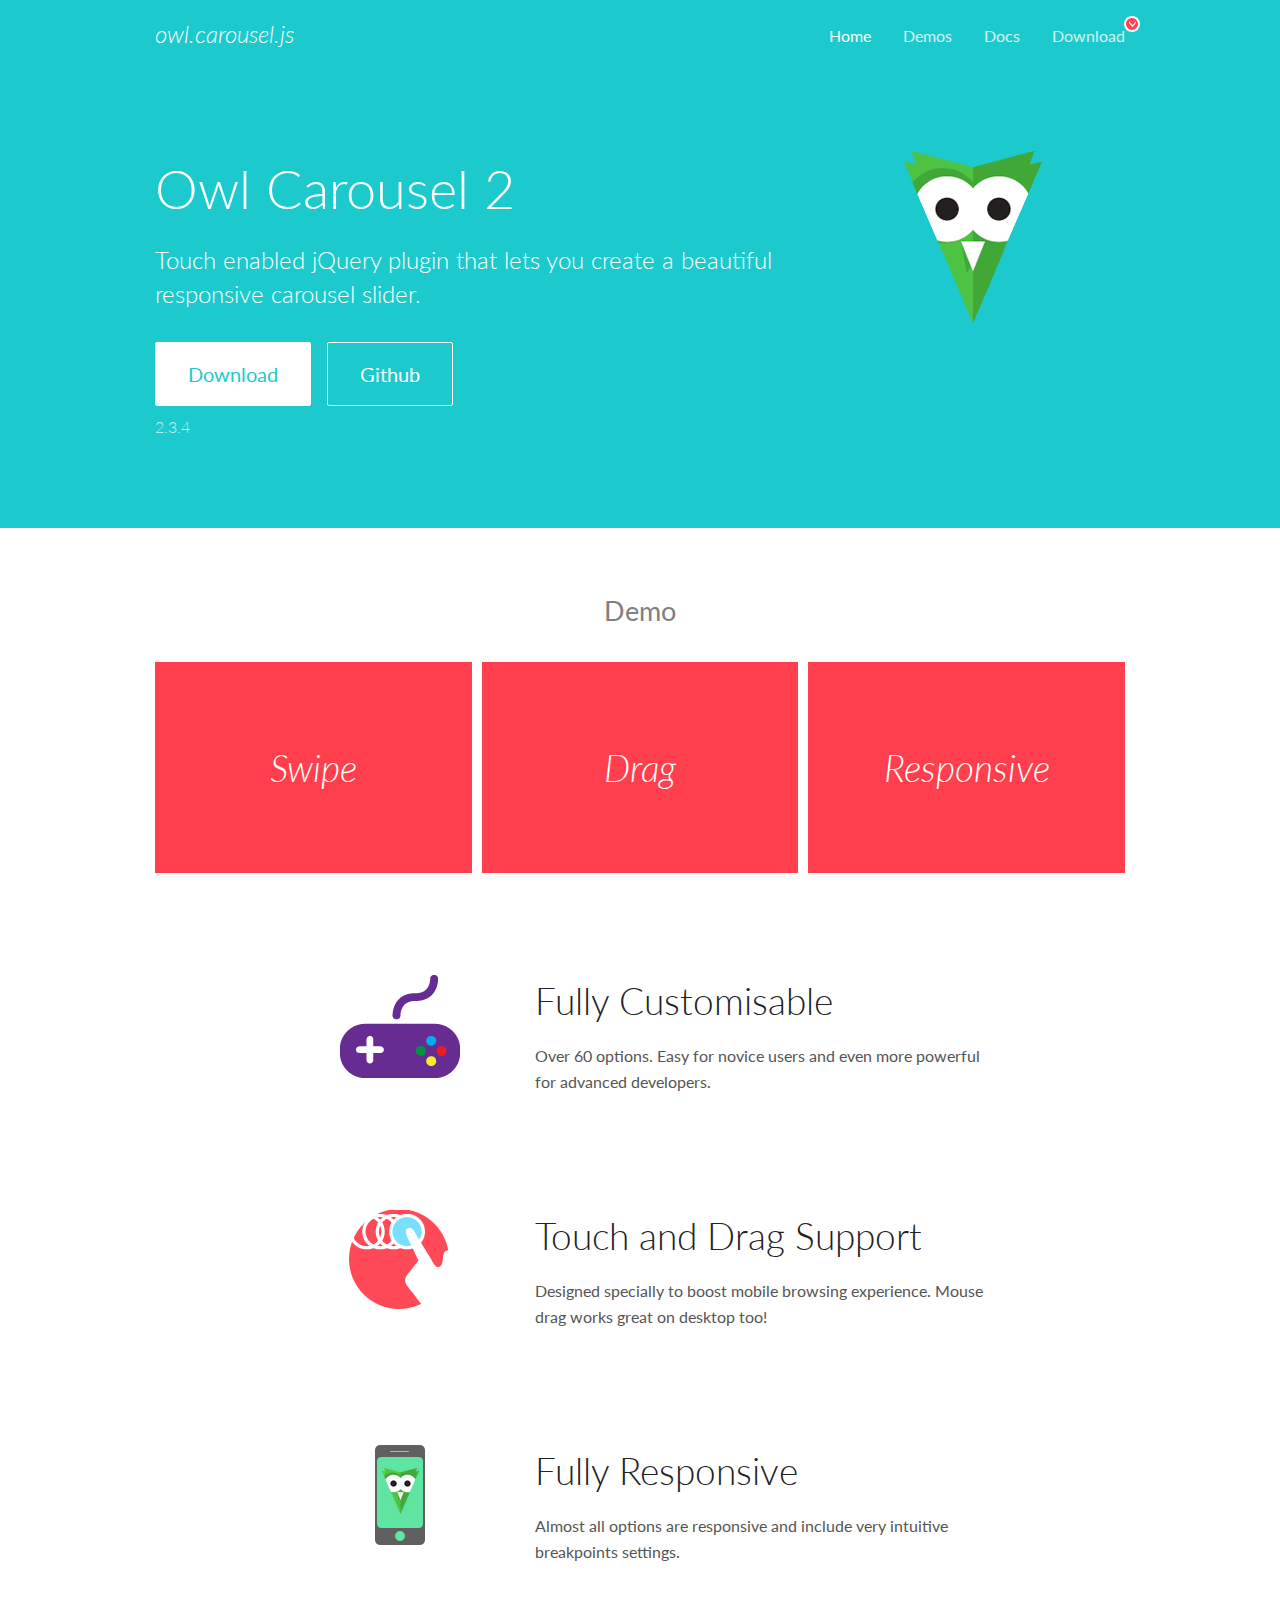
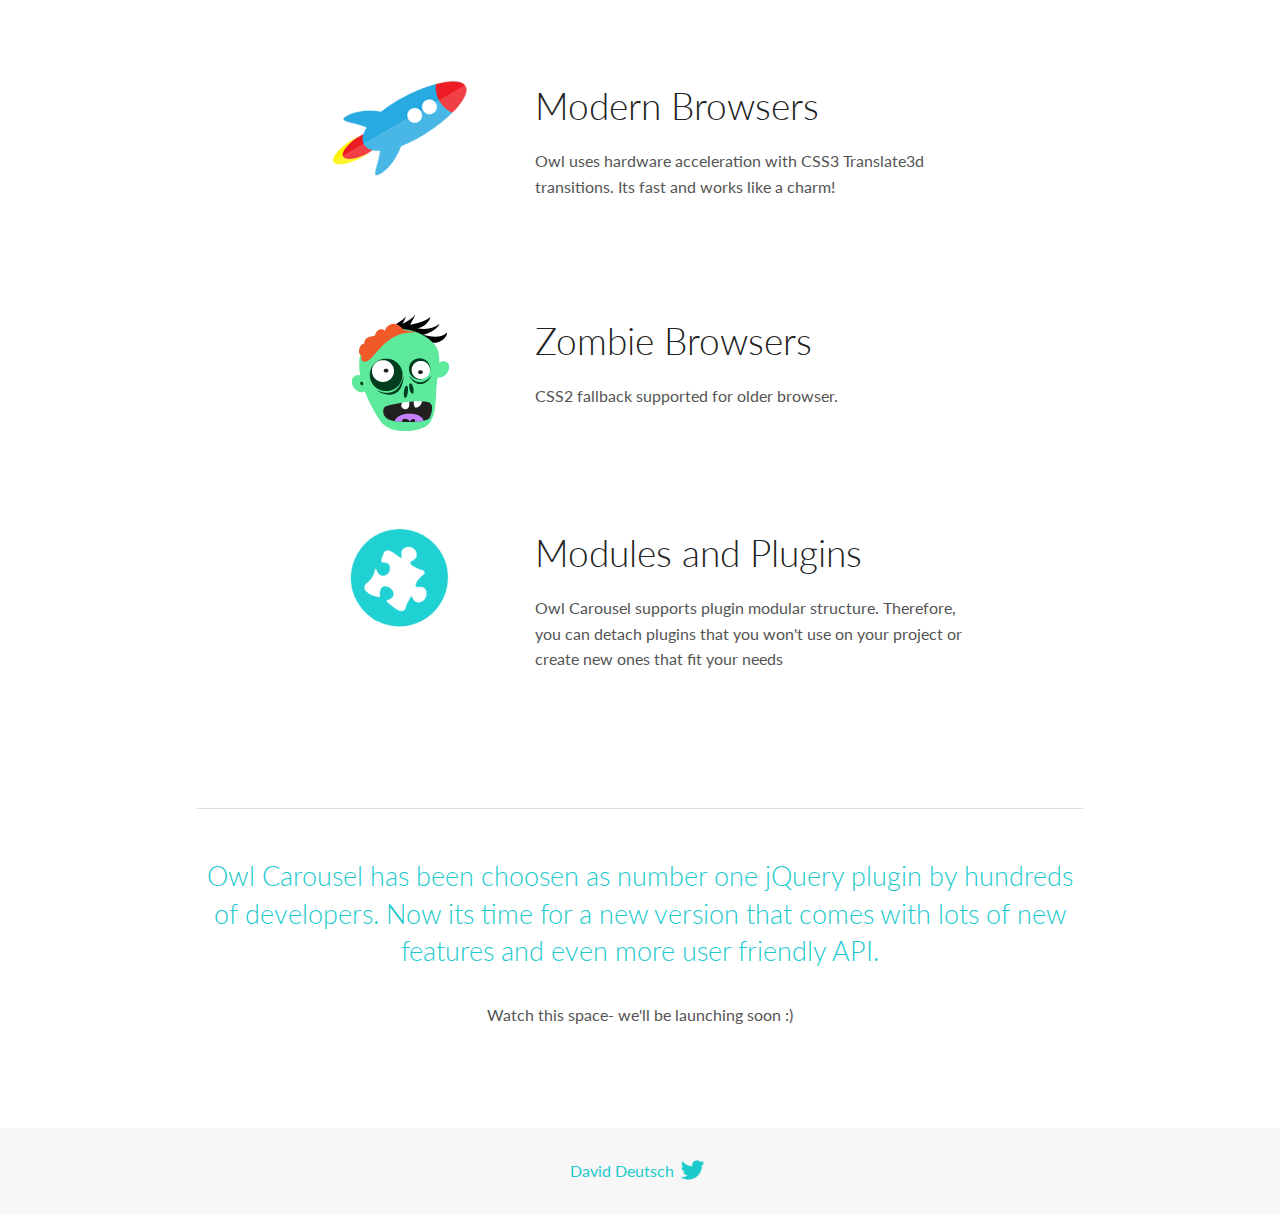
<file: OwlCarousel2-2.3.4/OwlCarousel2-2.3.4/docs/index.html>
<!DOCTYPE html>
<html lang="en">
  <head>

    <!-- head -->
    <meta charset="utf-8">
    <meta name="msapplication-tap-highlight" content="no" />
    <meta name="viewport" content="width=device-width, initial-scale=1.0" />
    <meta name="description" content="Touch enabled jQuery plugin that lets you create beautiful responsive carousel slider.">
    <meta name="author" content="David Deutsch">
    <title>
      Home | Owl Carousel | 2.3.4
    </title>

    <!-- Stylesheets -->
    <link href='https://fonts.googleapis.com/css?family=Lato:300,400,700,400italic,300italic' rel='stylesheet' type='text/css'>
    <link rel="stylesheet" href="assets/css/docs.theme.min.css">

    <!-- Owl Stylesheets -->
    <link rel="stylesheet" href="assets/owlcarousel/assets/owl.carousel.min.css">
    <link rel="stylesheet" href="assets/owlcarousel/assets/owl.theme.default.min.css">

    <!-- HTML5 shim and Respond.js IE8 support of HTML5 elements and media queries -->

    <!--[if lt IE 9]>
      <script src="https://oss.maxcdn.com/libs/html5shiv/3.7.0/html5shiv.js"></script>
      <script src="https://oss.maxcdn.com/libs/respond.js/1.3.0/respond.min.js"></script>
    <![endif]-->

    <!-- Favicons -->
    <link rel="apple-touch-icon-precomposed" sizes="144x144" href="assets/ico/apple-touch-icon-144-precomposed.png">
    <link rel="shortcut icon" href="assets/ico/favicon.png">
    <link rel="shortcut icon" href="favicon.ico">

    <!-- Yeah i know js should not be in header. Its required for demos.-->

    <!-- javascript -->
    <script src="assets/vendors/jquery.min.js"></script>
    <script src="assets/owlcarousel/owl.carousel.js"></script>
  </head>
  <body>

    <!-- header -->
    <header class="header">
      <div class="row">
        <div class="large-12 columns">
          <div class="brand left">
            <h3>
              <a href="/OwlCarousel2/">owl.carousel.js</a> 
            </h3>
          </div>
          <a id="toggle-nav" class="right">
            <span></span> <span></span> <span></span> 
          </a> 
          <div class="nav-bar">
            <ul class="clearfix">
              <li class="active">
                <a href="/OwlCarousel2/index.html">Home</a> 
              </li>
              <li> <a href="/OwlCarousel2/demos/demos.html">Demos</a>  </li>
              <li> <a href="/OwlCarousel2/docs/started-welcome.html">Docs</a>  </li>
              <li>
                <a href="https://github.com/OwlCarousel2/OwlCarousel2/archive/2.3.4.zip">Download</a> 
                <span class="download"></span> 
              </li>
            </ul>
          </div>
        </div>
      </div>
    </header>

    <!-- home panel -->
    <section id="hero">
      <div class="row">
        <div class="large-8 medium-8 columns">
          <h1>Owl Carousel 2</h1>
          <h4>Touch enabled jQuery plugin that lets you create a beautiful responsive carousel slider.</h4>
          <a href="https://github.com/OwlCarousel2/OwlCarousel2/archive/2.3.4.zip" class="hero-button">Download</a> 
          <a href="https://github.com/OwlCarousel2/OwlCarousel2" class="hero-button outline">Github</a> 
          <p>2.3.4</p>
        </div>
        <div class="large-4 medium-4 columns">
          <img class="owl-logo" src="assets/img/owl-logo.png" alt="mr. Owl">
        </div>
      </div>
    </section>

    <!-- body -->
    <div class="home-demo">
      <div class="row">
        <div class="large-12 columns">
          <h3>Demo</h3>
          <div class="owl-carousel">
            <div class="item">
              <h2>Swipe</h2>
            </div>
            <div class="item">
              <h2>Drag</h2>
            </div>
            <div class="item">
              <h2>Responsive</h2>
            </div>
            <div class="item">
              <h2>CSS3</h2>
            </div>
            <div class="item">
              <h2>Fast</h2>
            </div>
            <div class="item">
              <h2>Easy</h2>
            </div>
            <div class="item">
              <h2>Free</h2>
            </div>
            <div class="item">
              <h2>Upgradable</h2>
            </div>
            <div class="item">
              <h2>Tons of options</h2>
            </div>
            <div class="item">
              <h2>Infinity</h2>
            </div>
            <div class="item">
              <h2>Auto Width</h2>
            </div>
          </div>
        </div>
      </div>
    </div>
    <script>
      var owl = $('.owl-carousel');
      owl.owlCarousel({
        margin: 10,
        loop: true,
        responsive: {
          0: {
            items: 1
          },
          600: {
            items: 2
          },
          1000: {
            items: 3
          }
        }
      })
    </script>

    <!-- features -->
    <div id="features">
      <div class="row">
        <div class="small-12 medium-9 small-centered columns">
          <section class="row feature">
            <div class="medium-4 small-12 columns">
              <img src="assets/img/feature-options.png" alt="">
            </div>
            <div class="medium-8 small-12 columns">
              <h2>Fully Customisable</h2>
              <p>Over 60 options. Easy for novice users and even more powerful for advanced developers.</p>
            </div>
          </section>
          <section class="row feature">
            <div class="medium-4 small-12 columns">
              <img src="assets/img/feature-drag.png" alt="">
            </div>
            <div class="medium-8 small-12 columns">
              <h2>Touch and Drag Support</h2>
              <p>Designed specially to boost mobile browsing experience. Mouse drag works great on desktop too!</p>
            </div>
          </section>
          <section class="row feature">
            <div class="medium-4 small-12 columns">
              <img src="assets/img/feature-responsive.png" alt="">
            </div>
            <div class="medium-8 small-12 columns">
              <h2>Fully Responsive</h2>
              <p>Almost all options are responsive and include very intuitive breakpoints settings.</p>
            </div>
          </section>
          <section class="row feature">
            <div class="medium-4 small-12 columns">
              <img src="assets/img/feature-modern.png" alt="">
            </div>
            <div class="medium-8 small-12 columns">
              <h2>Modern Browsers</h2>
              <p>Owl uses hardware acceleration with CSS3 Translate3d transitions. Its fast and works like a charm! </p>
            </div>
          </section>
          <section class="row feature">
            <div class="medium-4 small-12 columns">
              <img src="assets/img/feature-zombie.png" alt="">
            </div>
            <div class="medium-8 small-12 columns">
              <h2>Zombie Browsers</h2>
              <p>CSS2 fallback supported for older browser.</p>
            </div>
          </section>
          <section class="row feature">
            <div class="medium-4 small-12 columns">
              <img src="assets/img/feature-module.png" alt="">
            </div>
            <div class="medium-8 small-12 columns">
              <h2>Modules and Plugins</h2>
              <p>Owl Carousel supports plugin modular structure. Therefore, you can detach plugins that you won&#x27;t use on your project or create new ones that fit your needs</p>
            </div>
          </section>
        </div>
      </div>
    </div>

    <!-- footer -->
    <section id="teaser-text">
      <div class="row">
        <div class="small-12 medium-11 small-centered columns">
          <hr>
          <h3 id="owl-carousel-has-been-choosen-as-number-one-jquery-plugin-by-hundreds-of-developers-now-its-time-for-a-new-version-that-comes-with-lots-of-new-features-and-even-more-user-friendly-api-">Owl Carousel has been choosen as number one jQuery plugin by hundreds of developers. Now its time for a new version that comes with lots of new features and even more user friendly API.</h3>
          <p>Watch this space- we&#39;ll be launching soon :)</p>
        </div>
      </div>
    </section>

    <!-- footer -->
    <footer class="footer">
      <div class="row">
        <div class="large-12 columns">
          <h5>
            <a href="/OwlCarousel2/docs/support-contact.html">David Deutsch</a> 
            <a id="custom-tweet-button" href="https://twitter.com/share?url=https://github.com/OwlCarousel2/OwlCarousel2&text=Owl Carousel - This is so awesome! " target="_blank"></a> 
          </h5>
        </div>
      </div>
    </footer>

    <!-- vendors -->
    <script src="assets/vendors/highlight.js"></script>
    <script src="assets/js/app.js"></script>
  </body>
</html>
</file>
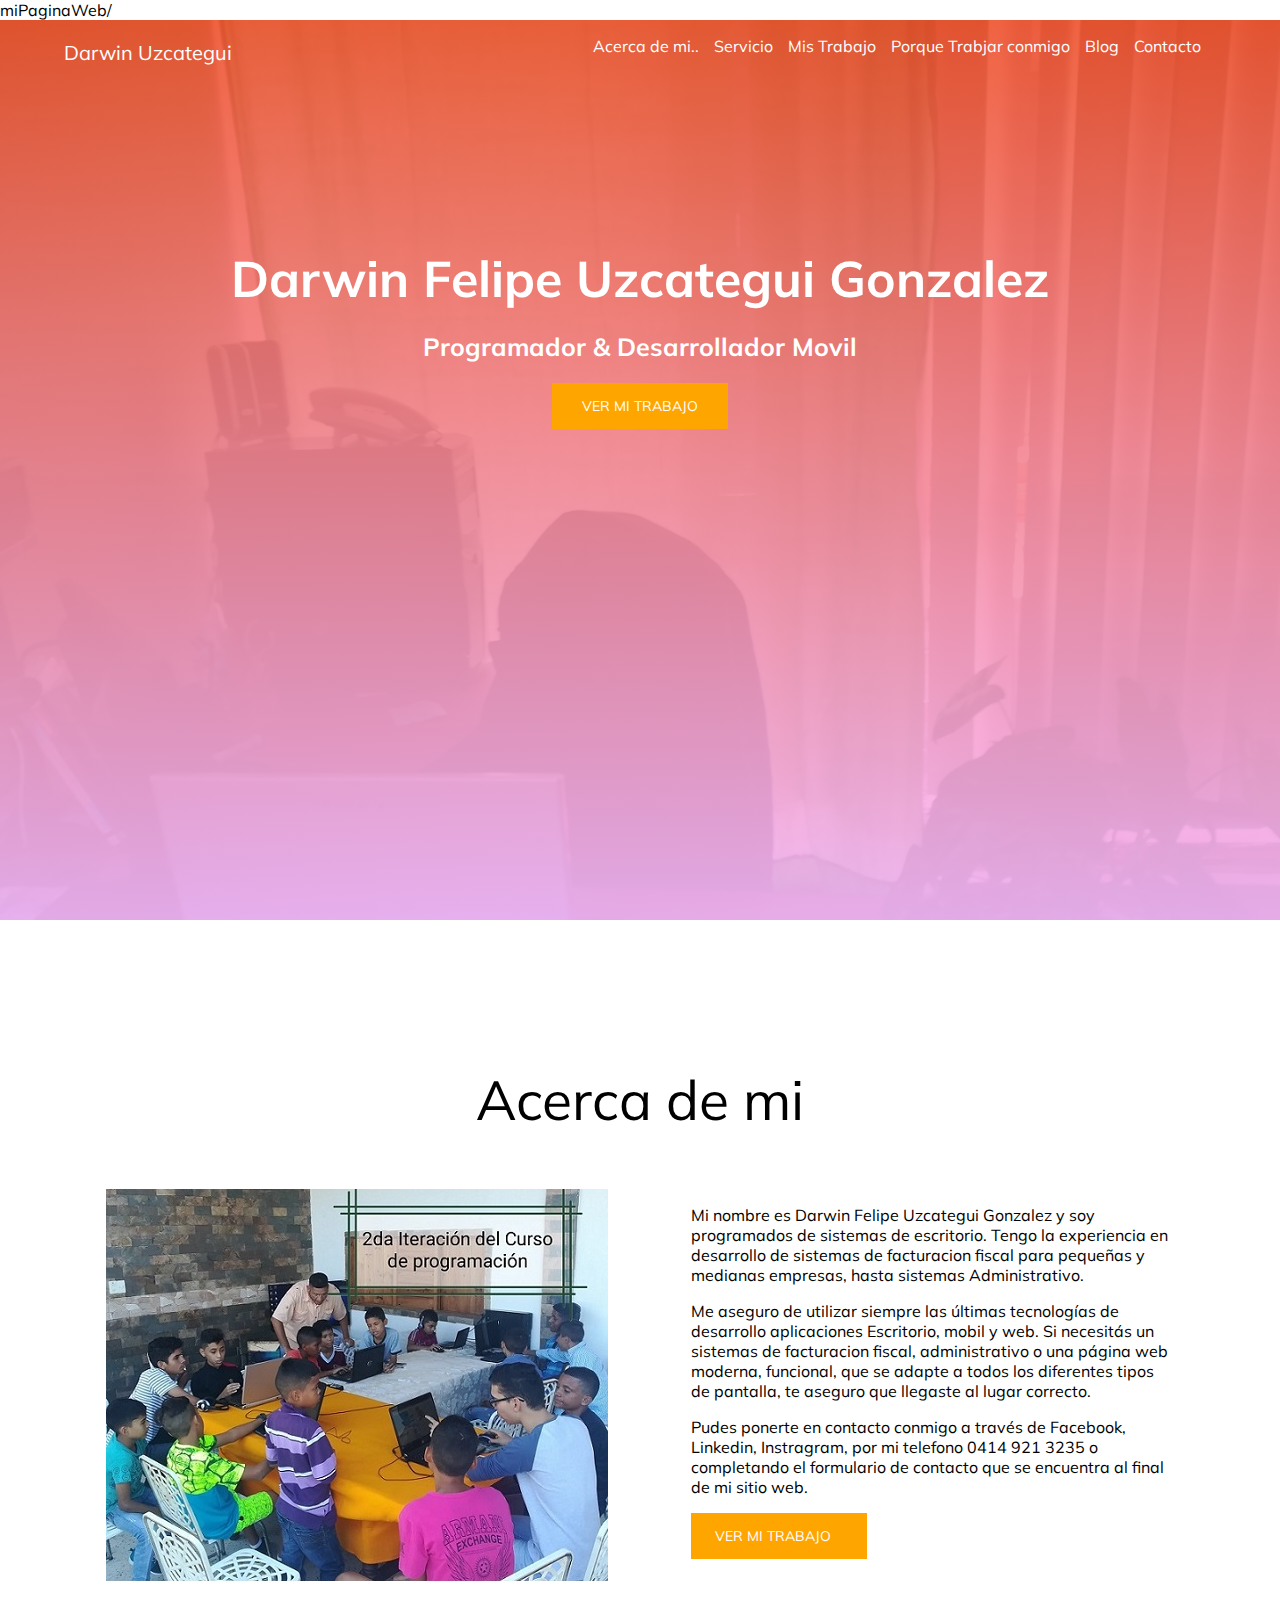
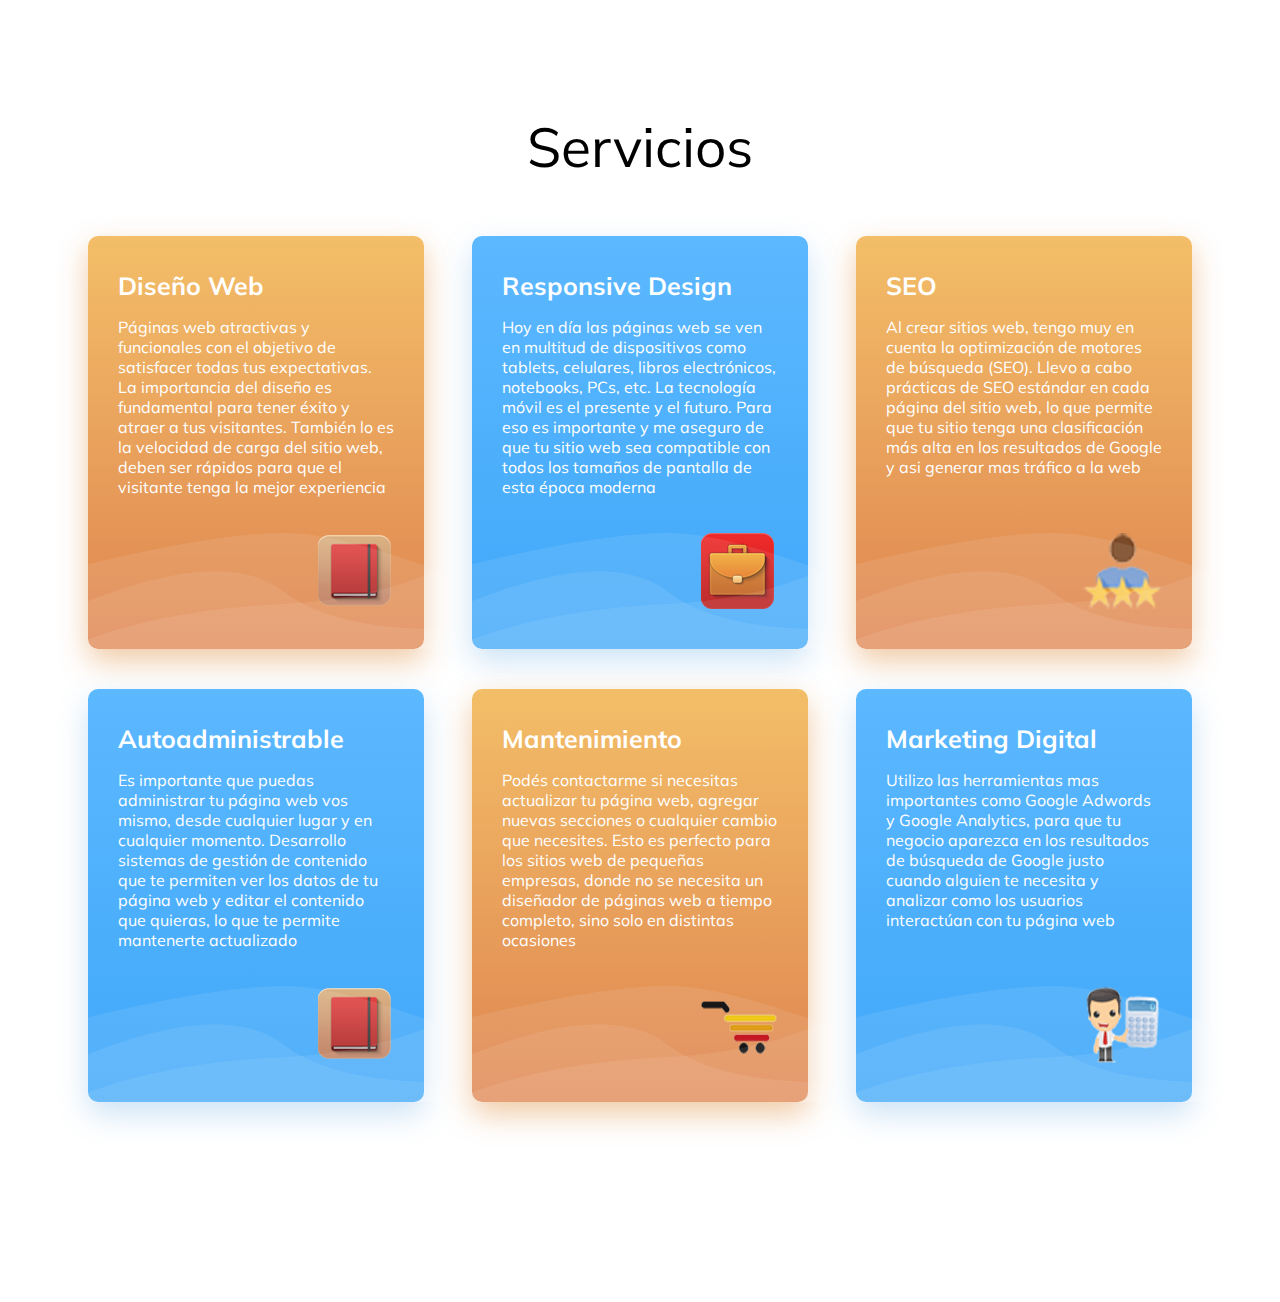
<file: index2.html>
<!DOCTYPE html>
<html lang="es">

<head>
    <meta charset="utf-8">

    <title>Pagina web Darwin Uzcategui</title>
    <meta name="google-site-verification" content="googlee70e8f5866863786.html">

    <link rel="stylesheet" href="/estilo/estilo.css">
    <!-- El link externo de mi fuente -->
    <link href="https://fonts.googleapis.com/css?family=Muli&display=swap" rel="stylesheet">
    miPaginaWeb/
</head>

<body>
    <header>
        <!-- Va nuestro menu de nuestra pagina -->
        <div class="menu">
            <div class="contenedor">
                <p class="logo">Darwin Uzcategui</p>
                <nav>
                    <ul>
                        <li><a href="">Acerca de mi..</a></li>
                        <li><a href="">Servicio</a></li>
                        <li><a href="">Mis Trabajo</a></li>
                        <li><a href="">Porque Trabjar conmigo</a></li>
                        <li><a href="">Blog</a></li>
                        <li><a href="">Contacto</a></li>

                    </ul>
                </nav>
            </div>

        </div>
        <div class="contenedor" id="contenedor-titulo-flex">
            <div class="contenedor-titulo">
                <h1>Darwin Felipe Uzcategui Gonzalez</h1>
                <h2>Programador & Desarrollador Movil</h2>
                <a href="">VER MI TRABAJO</a>

            </div>


        </div>

    </header>
    <!-- la etiqueta para ceo main en lo principal para google estienda -->

    <main>
        <section id="acerca">
            <div class="contenedor">
                <h3>Acerca de mi</h3>
                <div class="contenedor-acerca">
                    <div class="computadora">
                        <img src="/imagenes/curso2.jpg" />
                    </div>
                    <div class="texto">
                        <p>Mi nombre es Darwin Felipe Uzcategui Gonzalez y soy programados de sistemas de escritorio. Tengo la experiencia en desarrollo de sistemas de facturacion fiscal para pequeñas y medianas empresas, hasta sistemas Administrativo.
                        </p>
                        <p>Me aseguro de utilizar siempre las últimas tecnologías de desarrollo aplicaciones Escritorio, mobil y web. Si necesitás un sistemas de facturacion fiscal, administrativo o una página web moderna, funcional, que se adapte a todos
                            los diferentes tipos de pantalla, te aseguro que llegaste al lugar correcto.
                        </p>
                        <p>Pudes ponerte en contacto conmigo a través de Facebook, Linkedin, Instragram, por mi telefono 0414 921 3235 o completando el formulario de contacto que se encuentra al final de mi sitio web.
                        </p>
                        <a href="">VER MI TRABAJO</a>


                    </div>

                </div>

            </div>

            <section id="servicios">
                <div class="contenedor">
                    <h3>Servicios</h3>
                    <div class="contenedor-servicios">
                        <div class="servicio naranja">
                            <h4>Diseño Web</h4>
                            <p>Páginas web atractivas y funcionales con el objetivo de satisfacer todas tus expectativas. La importancia del diseño es fundamental para tener éxito y atraer a tus visitantes. También lo es la velocidad de carga del sitio web,
                                deben ser rápidos para que el visitante tenga la mejor experiencia</p>
                            <img class="icono" src="imagenes/1.png">
                            <img class="ondas" src="imagenes/waves.png">
                        </div>
                        <div class="servicio celeste">
                            <h4>Responsive Design</h4>
                            <p>Hoy en día las páginas web se ven en multitud de dispositivos como tablets, celulares, libros electrónicos, notebooks, PCs, etc. La tecnología móvil es el presente y el futuro. Para eso es importante y me aseguro de que tu
                                sitio web sea compatible con todos los tamaños de pantalla de esta época moderna</p>
                            <img class="icono" src="imagenes/9.png">
                            <img class="ondas" src="imagenes/waves.png">
                        </div>
                        <div class="servicio naranja">
                            <h4>SEO</h4>
                            <p>Al crear sitios web, tengo muy en cuenta la optimización de motores de búsqueda (SEO). Llevo a cabo prácticas de SEO estándar en cada página del sitio web, lo que permite que tu sitio tenga una clasificación más alta en los
                                resultados de Google y asi generar mas tráfico a la web</p>
                            <img class="icono" src="imagenes/10.png">
                            <img class="ondas" src="imagenes/waves.png">
                        </div>
                        <div class="servicio celeste">
                            <h4>Autoadministrable</h4>
                            <p>Es importante que puedas administrar tu página web vos mismo, desde cualquier lugar y en cualquier momento. Desarrollo sistemas de gestión de contenido que te permiten ver los datos de tu página web y editar el contenido que
                                quieras, lo que te permite mantenerte actualizado
                            </p>
                            <img class="icono" src="imagenes/4.png">
                            <img class="ondas" src="imagenes/waves.png">
                        </div>
                        <div class="servicio naranja">
                            <h4>Mantenimiento</h4>
                            <p>Podés contactarme si necesitas actualizar tu página web, agregar nuevas secciones o cualquier cambio que necesites. Esto es perfecto para los sitios web de pequeñas empresas, donde no se necesita un diseñador de páginas web
                                a tiempo completo, sino solo en distintas ocasiones</p>
                            <img class="icono" src="imagenes/5.png">
                            <img class="ondas" src="imagenes/waves.png">
                        </div>
                        <div class="servicio celeste">
                            <h4>Marketing Digital</h4>
                            <p>Utilizo las herramientas mas importantes como Google Adwords y Google Analytics, para que tu negocio aparezca en los resultados de búsqueda de Google justo cuando alguien te necesita y analizar como los usuarios interactúan
                                con tu página web</p>
                            <img class="icono" src="imagenes/6.png">
                            <img class="ondas" src="imagenes/waves.png">
                        </div>
                    </div>
                </div>
            </section>
    </main>


    <!-- <script src="" async defer></script> -->
</body>

</html>
</file>
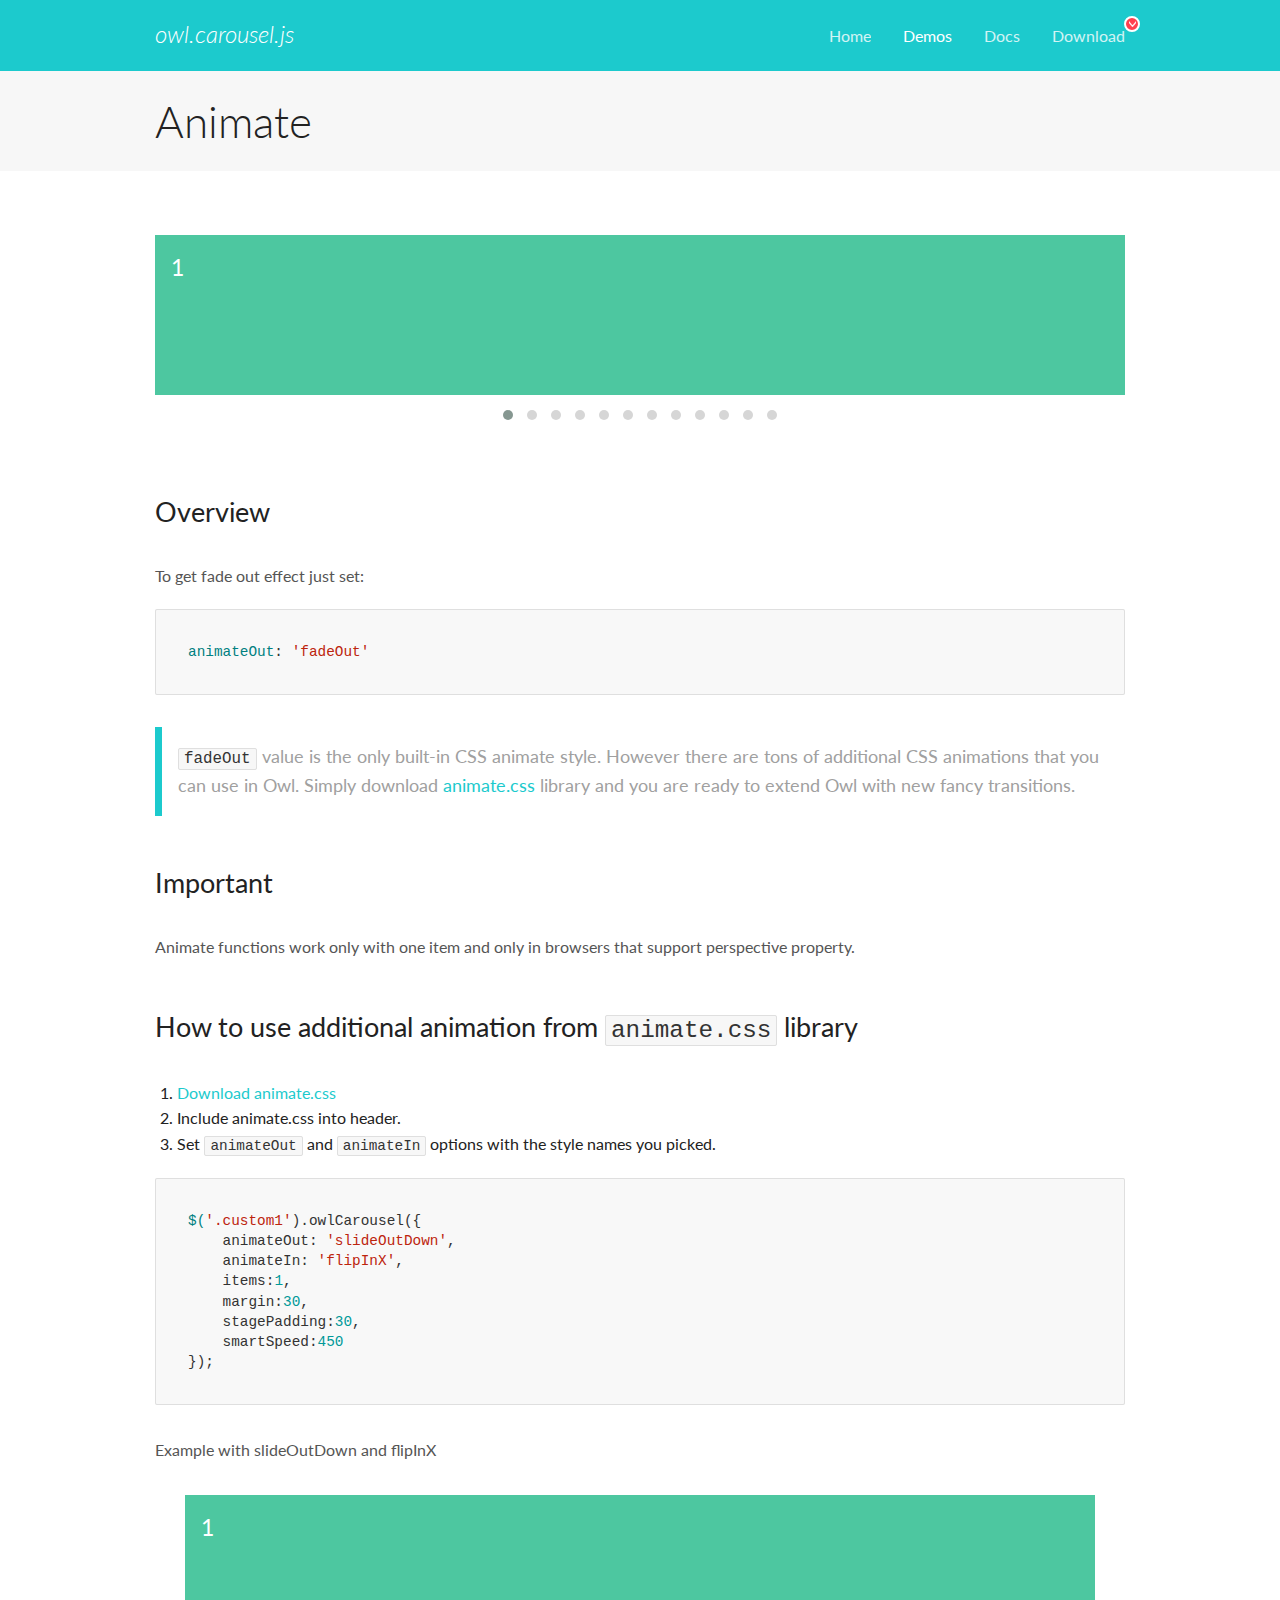
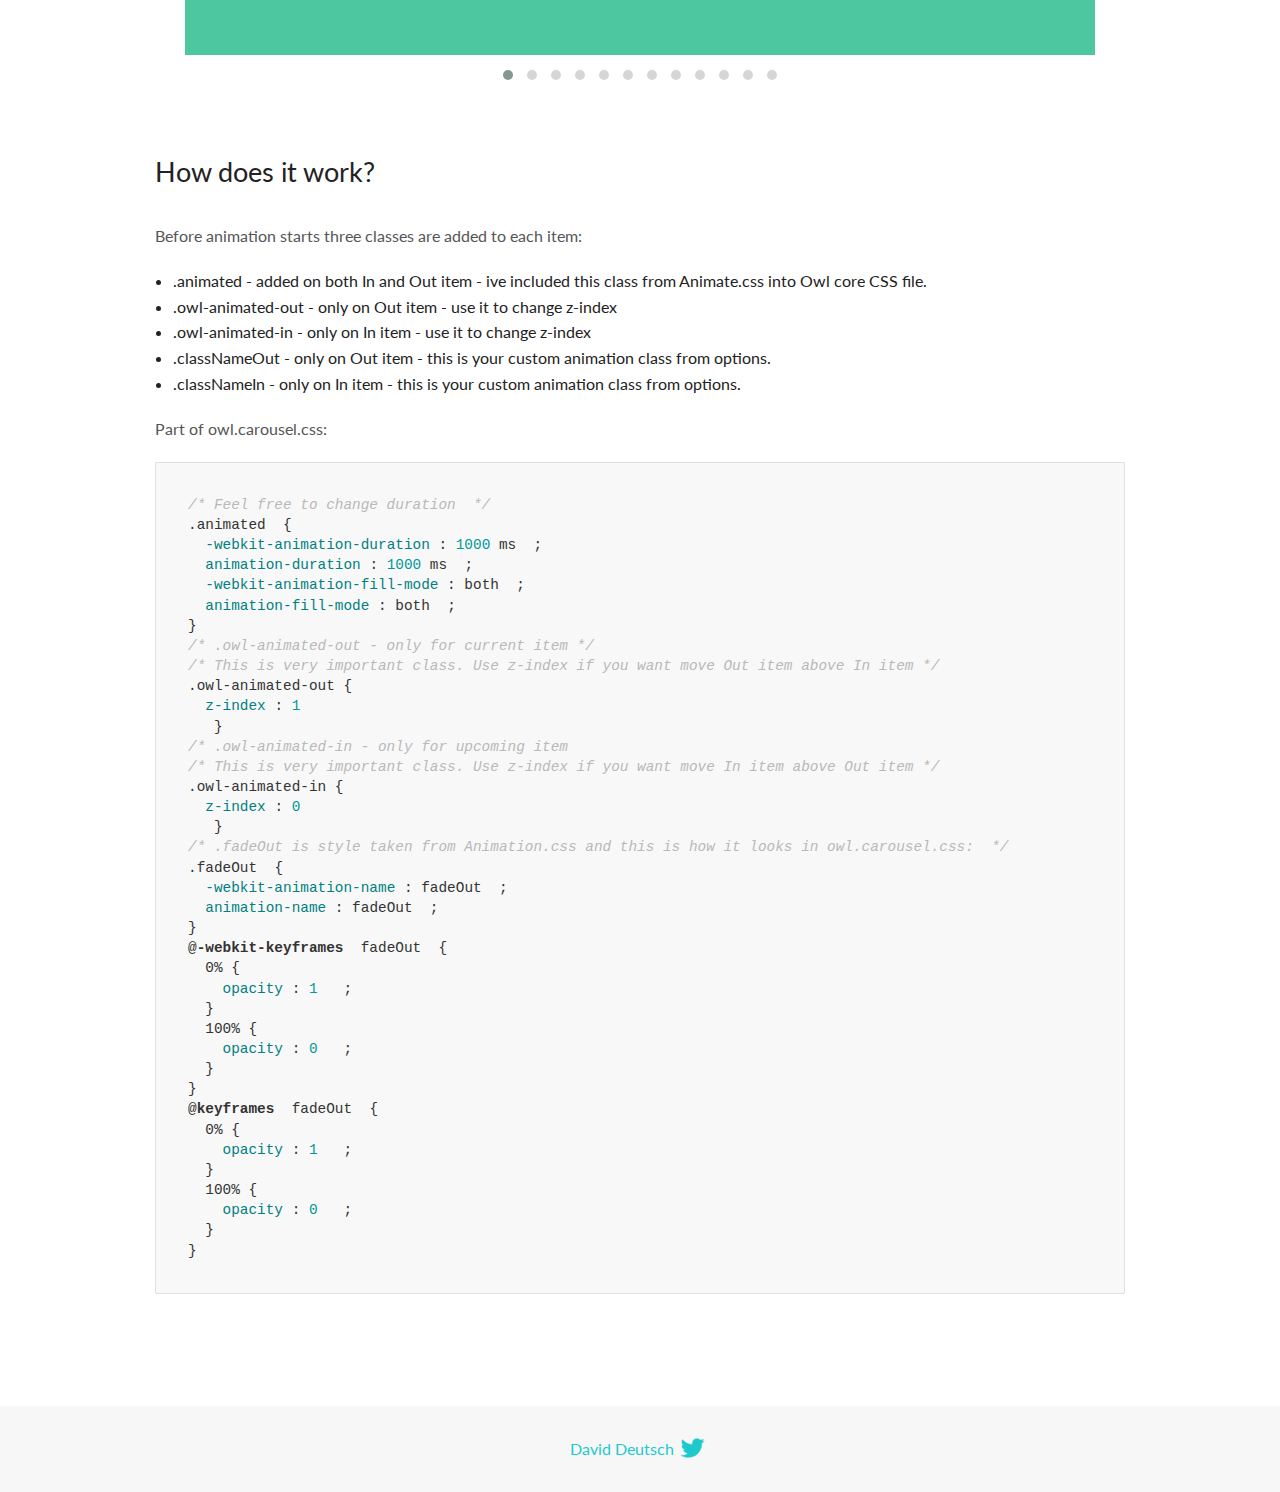
<file: OwlCarousel2-2.3.4/OwlCarousel2-2.3.4/docs/demos/animate.html>
<!DOCTYPE html>
<html lang="en">
  <head>

    <!-- head -->
    <meta charset="utf-8">
    <meta name="msapplication-tap-highlight" content="no" />
    <meta name="viewport" content="width=device-width, initial-scale=1.0" />
    <meta name="description" content="Animate carousel">
    <meta name="author" content="David Deutsch">
    <title>
      Animate Demo | Owl Carousel | 2.3.4
    </title>

    <!-- Stylesheets -->
    <link href='https://fonts.googleapis.com/css?family=Lato:300,400,700,400italic,300italic' rel='stylesheet' type='text/css'>
    <link rel="stylesheet" href="../assets/css/docs.theme.min.css">

    <!-- Owl Stylesheets -->
    <link rel="stylesheet" href="../assets/owlcarousel/assets/owl.carousel.min.css">
    <link rel="stylesheet" href="../assets/owlcarousel/assets/owl.theme.default.min.css">

    <!-- HTML5 shim and Respond.js IE8 support of HTML5 elements and media queries -->

    <!--[if lt IE 9]>
      <script src="https://oss.maxcdn.com/libs/html5shiv/3.7.0/html5shiv.js"></script>
      <script src="https://oss.maxcdn.com/libs/respond.js/1.3.0/respond.min.js"></script>
    <![endif]-->

    <!-- Favicons -->
    <link rel="apple-touch-icon-precomposed" sizes="144x144" href="../assets/ico/apple-touch-icon-144-precomposed.png">
    <link rel="shortcut icon" href="../assets/ico/favicon.png">
    <link rel="shortcut icon" href="favicon.ico">

    <!-- Yeah i know js should not be in header. Its required for demos.-->

    <!-- javascript -->
    <script src="../assets/vendors/jquery.min.js"></script>
    <script src="../assets/owlcarousel/owl.carousel.js"></script>
  </head>
  <body>

    <!-- header -->
    <header class="header">
      <div class="row">
        <div class="large-12 columns">
          <div class="brand left">
            <h3>
              <a href="/OwlCarousel2/">owl.carousel.js</a> 
            </h3>
          </div>
          <a id="toggle-nav" class="right">
            <span></span> <span></span> <span></span> 
          </a> 
          <div class="nav-bar">
            <ul class="clearfix">
              <li> <a href="/OwlCarousel2/index.html">Home</a>  </li>
              <li class="active">
                <a href="/OwlCarousel2/demos/demos.html">Demos</a> 
              </li>
              <li> <a href="/OwlCarousel2/docs/started-welcome.html">Docs</a>  </li>
              <li>
                <a href="https://github.com/OwlCarousel2/OwlCarousel2/archive/2.3.4.zip">Download</a> 
                <span class="download"></span> 
              </li>
            </ul>
          </div>
        </div>
      </div>
    </header>

    <!-- title -->
    <section class="title">
      <div class="row">
        <div class="large-12 columns">
          <h1>Animate</h1>
        </div>
      </div>
    </section>

    <!--  Demos -->
    <section id="demos">
      <div class="row">
        <div class="large-12 columns">
          <div class="fadeOut owl-carousel owl-theme">
            <div class="item">
              <h4>1</h4>
            </div>
            <div class="item">
              <h4>2</h4>
            </div>
            <div class="item">
              <h4>3</h4>
            </div>
            <div class="item">
              <h4>4</h4>
            </div>
            <div class="item">
              <h4>5</h4>
            </div>
            <div class="item">
              <h4>6</h4>
            </div>
            <div class="item">
              <h4>7</h4>
            </div>
            <div class="item">
              <h4>8</h4>
            </div>
            <div class="item">
              <h4>9</h4>
            </div>
            <div class="item">
              <h4>10</h4>
            </div>
            <div class="item">
              <h4>11</h4>
            </div>
            <div class="item">
              <h4>12</h4>
            </div>
          </div>
          <h3 id="overview">Overview</h3>
          <p>To get fade out effect just set:</p>
          <pre><code>animateOut: &#39;fadeOut&#39;</code></pre>
          <blockquote>
            <p><code>fadeOut</code> value is the only built-in CSS animate style. However there are tons of additional CSS animations that you can use in Owl. Simply download
              <a href="https://daneden.github.io/animate.css/">animate.css</a>  library and you are ready to extend Owl with new fancy transitions.</p>
          </blockquote>
          <h3 id="important">Important</h3>
          <p>Animate functions work only with one item and only in browsers that support perspective property.</p>
          <h3 id="how-to-use-additional-animation-from-animate-css-library">How to use additional animation from <code>animate.css</code> library</h3>
          <ol>
            <li> <a href="https://daneden.github.io/animate.css/">Download animate.css</a>  </li>
            <li>Include animate.css into header.</li>
            <li>Set <code>animateOut</code> and <code>animateIn</code> options with the style names you picked.</li>
          </ol>
          <pre><code>$(&#39;.custom1&#39;).owlCarousel({
    animateOut: &#39;slideOutDown&#39;,
    animateIn: &#39;flipInX&#39;,
    items:1,
    margin:30,
    stagePadding:30,
    smartSpeed:450
});</code></pre>
          <p>Example with slideOutDown and flipInX</p>
          <div class="custom1 owl-carousel owl-theme">
            <div class="item">
              <h4>1</h4>
            </div>
            <div class="item">
              <h4>2</h4>
            </div>
            <div class="item">
              <h4>3</h4>
            </div>
            <div class="item">
              <h4>4</h4>
            </div>
            <div class="item">
              <h4>5</h4>
            </div>
            <div class="item">
              <h4>6</h4>
            </div>
            <div class="item">
              <h4>7</h4>
            </div>
            <div class="item">
              <h4>8</h4>
            </div>
            <div class="item">
              <h4>9</h4>
            </div>
            <div class="item">
              <h4>10</h4>
            </div>
            <div class="item">
              <h4>11</h4>
            </div>
            <div class="item">
              <h4>12</h4>
            </div>
          </div>
          <h3 id="how-does-it-work-">How does it work?</h3>
          <p>Before animation starts three classes are added to each item:</p>
          <ul>
            <li>.animated - added on both In and Out item - ive included this class from Animate.css into Owl core CSS file.</li>
            <li>.owl-animated-out - only on Out item - use it to change z-index</li>
            <li>.owl-animated-in - only on In item - use it to change z-index</li>
            <li>.classNameOut - only on Out item - this is your custom animation class from options.</li>
            <li>.classNameIn - only on In item - this is your custom animation class from options.</li>
          </ul>
          <p>Part of owl.carousel.css:</p>
          <pre><code class="language-css"><span class="comment">/* Feel free to change duration  */</span> 
<span class="class">.animated</span>  <span class="rules">{
  <span class="rule"><span class="attribute">-webkit-animation-duration</span> :<span class="value"> <span class="number">1000</span> ms</span> </span> ;
  <span class="rule"><span class="attribute">animation-duration</span> :<span class="value"> <span class="number">1000</span> ms</span> </span> ;
  <span class="rule"><span class="attribute">-webkit-animation-fill-mode</span> :<span class="value"> both</span> </span> ;
  <span class="rule"><span class="attribute">animation-fill-mode</span> :<span class="value"> both</span> </span> ;
<span class="rule">}</span> </span> 
<span class="comment">/* .owl-animated-out - only for current item */</span> 
<span class="comment">/* This is very important class. Use z-index if you want move Out item above In item */</span> 
<span class="class">.owl-animated-out</span> <span class="rules">{
  <span class="rule"><span class="attribute">z-index</span> :<span class="value"> <span class="number">1</span> 
</span> </span> </span> }
<span class="comment">/* .owl-animated-in - only for upcoming item
/* This is very important class. Use z-index if you want move In item above Out item */</span> 
<span class="class">.owl-animated-in</span> <span class="rules">{
  <span class="rule"><span class="attribute">z-index</span> :<span class="value"> <span class="number">0</span> 
</span> </span> </span> }
<span class="comment">/* .fadeOut is style taken from Animation.css and this is how it looks in owl.carousel.css:  */</span> 
<span class="class">.fadeOut</span>  <span class="rules">{
  <span class="rule"><span class="attribute">-webkit-animation-name</span> :<span class="value"> fadeOut</span> </span> ;
  <span class="rule"><span class="attribute">animation-name</span> :<span class="value"> fadeOut</span> </span> ;
<span class="rule">}</span> </span> 
<span class="at_rule">@<span class="keyword">-webkit-keyframes</span>  fadeOut </span> {
  0% <span class="rules">{
    <span class="rule"><span class="attribute">opacity</span> :<span class="value"> <span class="number">1</span> </span> </span> ;
  <span class="rule">}</span> </span> 
  100% <span class="rules">{
    <span class="rule"><span class="attribute">opacity</span> :<span class="value"> <span class="number">0</span> </span> </span> ;
  <span class="rule">}</span> </span> 
}
<span class="at_rule">@<span class="keyword">keyframes</span>  fadeOut </span> {
  0% <span class="rules">{
    <span class="rule"><span class="attribute">opacity</span> :<span class="value"> <span class="number">1</span> </span> </span> ;
  <span class="rule">}</span> </span> 
  100% <span class="rules">{
    <span class="rule"><span class="attribute">opacity</span> :<span class="value"> <span class="number">0</span> </span> </span> ;
  <span class="rule">}</span> </span> 
}</code></pre>
          <link rel="stylesheet" href="../assets/css/animate.css">
          <script>
            jQuery(document).ready(function($) {
              $('.fadeOut').owlCarousel({
                items: 1,
                animateOut: 'fadeOut',
                loop: true,
                margin: 10,
              });
              $('.custom1').owlCarousel({
                animateOut: 'slideOutDown',
                animateIn: 'flipInX',
                items: 1,
                margin: 30,
                stagePadding: 30,
                smartSpeed: 450
              });
            });
          </script>
        </div>
      </div>
    </section>

    <!-- footer -->
    <footer class="footer">
      <div class="row">
        <div class="large-12 columns">
          <h5>
            <a href="/OwlCarousel2/docs/support-contact.html">David Deutsch</a> 
            <a id="custom-tweet-button" href="https://twitter.com/share?url=https://github.com/OwlCarousel2/OwlCarousel2&text=Owl Carousel - This is so awesome! " target="_blank"></a> 
          </h5>
        </div>
      </div>
    </footer>

    <!-- vendors -->
    <script src="../assets/vendors/highlight.js"></script>
    <script src="../assets/js/app.js"></script>
  </body>
</html>
</file>
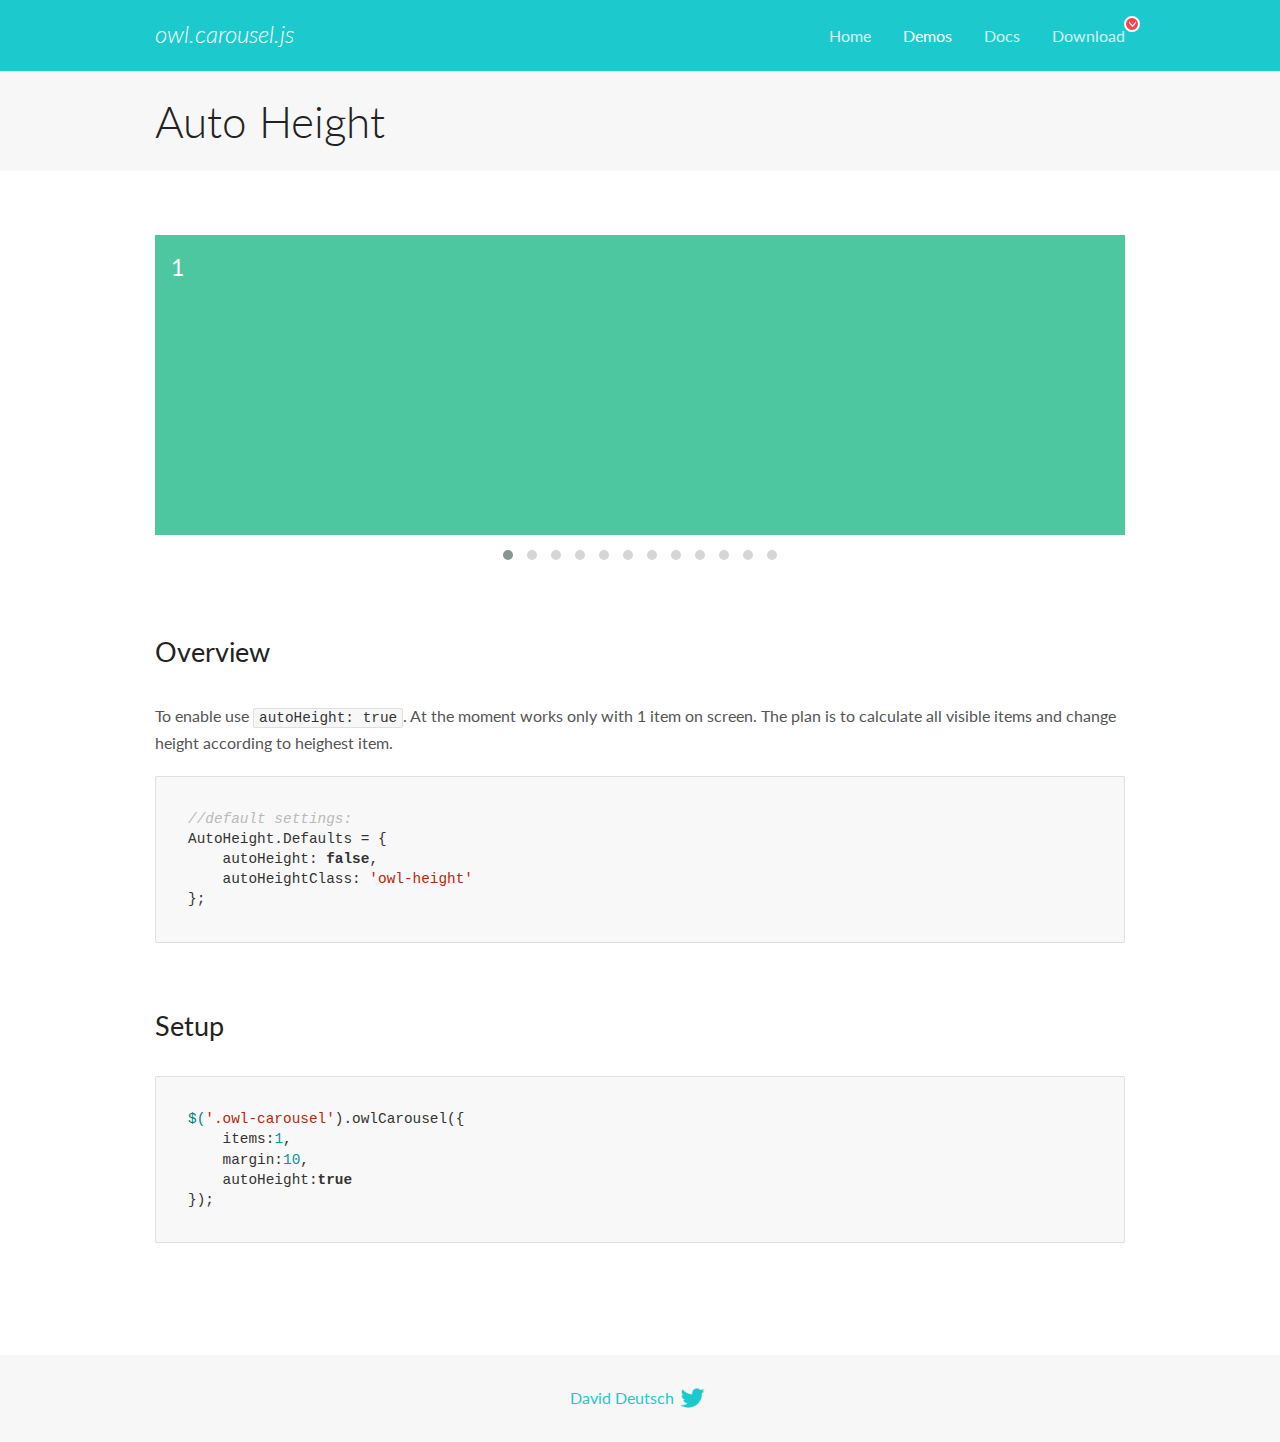
<file: OwlCarousel2-2.3.4/OwlCarousel2-2.3.4/docs/demos/autoheight.html>
<!DOCTYPE html>
<html lang="en">
  <head>

    <!-- head -->
    <meta charset="utf-8">
    <meta name="msapplication-tap-highlight" content="no" />
    <meta name="viewport" content="width=device-width, initial-scale=1.0" />
    <meta name="description" content="autoHeight usage demo">
    <meta name="author" content="David Deutsch">
    <title>
      Auto Height Demo | Owl Carousel | 2.3.4
    </title>

    <!-- Stylesheets -->
    <link href='https://fonts.googleapis.com/css?family=Lato:300,400,700,400italic,300italic' rel='stylesheet' type='text/css'>
    <link rel="stylesheet" href="../assets/css/docs.theme.min.css">

    <!-- Owl Stylesheets -->
    <link rel="stylesheet" href="../assets/owlcarousel/assets/owl.carousel.min.css">
    <link rel="stylesheet" href="../assets/owlcarousel/assets/owl.theme.default.min.css">

    <!-- HTML5 shim and Respond.js IE8 support of HTML5 elements and media queries -->

    <!--[if lt IE 9]>
      <script src="https://oss.maxcdn.com/libs/html5shiv/3.7.0/html5shiv.js"></script>
      <script src="https://oss.maxcdn.com/libs/respond.js/1.3.0/respond.min.js"></script>
    <![endif]-->

    <!-- Favicons -->
    <link rel="apple-touch-icon-precomposed" sizes="144x144" href="../assets/ico/apple-touch-icon-144-precomposed.png">
    <link rel="shortcut icon" href="../assets/ico/favicon.png">
    <link rel="shortcut icon" href="favicon.ico">

    <!-- Yeah i know js should not be in header. Its required for demos.-->

    <!-- javascript -->
    <script src="../assets/vendors/jquery.min.js"></script>
    <script src="../assets/owlcarousel/owl.carousel.js"></script>
  </head>
  <body>

    <!-- header -->
    <header class="header">
      <div class="row">
        <div class="large-12 columns">
          <div class="brand left">
            <h3>
              <a href="/OwlCarousel2/">owl.carousel.js</a> 
            </h3>
          </div>
          <a id="toggle-nav" class="right">
            <span></span> <span></span> <span></span> 
          </a> 
          <div class="nav-bar">
            <ul class="clearfix">
              <li> <a href="/OwlCarousel2/index.html">Home</a>  </li>
              <li class="active">
                <a href="/OwlCarousel2/demos/demos.html">Demos</a> 
              </li>
              <li> <a href="/OwlCarousel2/docs/started-welcome.html">Docs</a>  </li>
              <li>
                <a href="https://github.com/OwlCarousel2/OwlCarousel2/archive/2.3.4.zip">Download</a> 
                <span class="download"></span> 
              </li>
            </ul>
          </div>
        </div>
      </div>
    </header>

    <!-- title -->
    <section class="title">
      <div class="row">
        <div class="large-12 columns">
          <h1>Auto Height</h1>
        </div>
      </div>
    </section>

    <!--  Demos -->
    <section id="demos">
      <div class="row">
        <div class="large-12 columns">
          <div class="owl-carousel owl-theme">
            <div class="item" style="height:300px">
              <h4>1</h4>
            </div>
            <div class="item" style="height:100px">
              <h4>2</h4>
            </div>
            <div class="item" style="height:500px">
              <h4>3</h4>
            </div>
            <div class="item" style="height:250px">
              <h4>4</h4>
            </div>
            <div class="item" style="height:400px">
              <h4>5</h4>
            </div>
            <div class="item" style="height:500px">
              <h4>6</h4>
            </div>
            <div class="item" style="height:600px">
              <h4>7</h4>
            </div>
            <div class="item" style="height:400px">
              <h4>8</h4>
            </div>
            <div class="item" style="height:300px">
              <h4>9</h4>
            </div>
            <div class="item" style="height:350px">
              <h4>10</h4>
            </div>
            <div class="item" style="height:200px">
              <h4>11</h4>
            </div>
            <div class="item" style="height:150px">
              <h4>12</h4>
            </div>
          </div>
          <h3 id="overview">Overview</h3>
          <p>To enable use <code>autoHeight: true</code>. At the moment works only with 1 item on screen. The plan is to calculate all visible items and change height according to heighest item.</p>
          <pre><code>//default settings:
AutoHeight.Defaults = {
    autoHeight: false,
    autoHeightClass: &#39;owl-height&#39;
};</code></pre>
          <h3 id="setup">Setup</h3>
          <pre><code>$(&#39;.owl-carousel&#39;).owlCarousel({
    items:1,
    margin:10,
    autoHeight:true
});</code></pre>
          <script>
            $(document).ready(function() {
              $('.owl-carousel').owlCarousel({
                items: 1,
                margin: 10,
                autoHeight: true
              });
            })
          </script>
        </div>
      </div>
    </section>

    <!-- footer -->
    <footer class="footer">
      <div class="row">
        <div class="large-12 columns">
          <h5>
            <a href="/OwlCarousel2/docs/support-contact.html">David Deutsch</a> 
            <a id="custom-tweet-button" href="https://twitter.com/share?url=https://github.com/OwlCarousel2/OwlCarousel2&text=Owl Carousel - This is so awesome! " target="_blank"></a> 
          </h5>
        </div>
      </div>
    </footer>

    <!-- vendors -->
    <script src="../assets/vendors/highlight.js"></script>
    <script src="../assets/js/app.js"></script>
  </body>
</html>
</file>
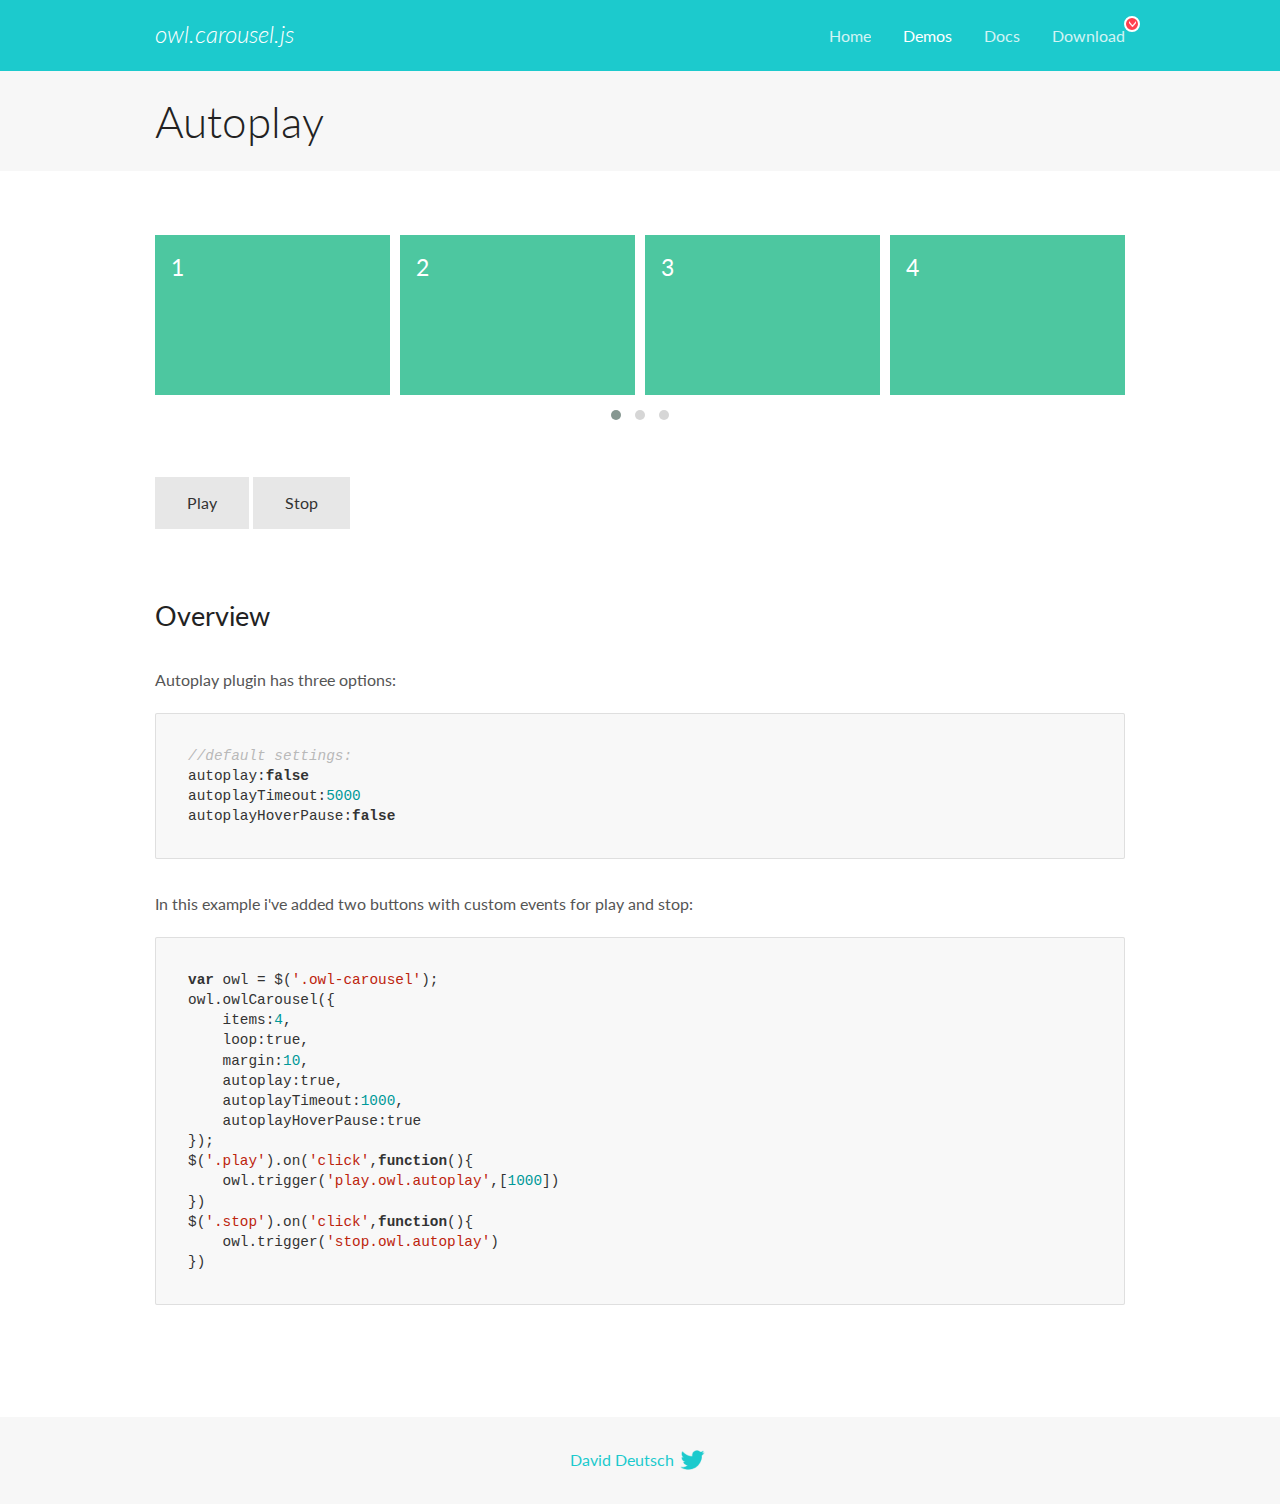
<file: OwlCarousel2-2.3.4/OwlCarousel2-2.3.4/docs/demos/autoplay.html>
<!DOCTYPE html>
<html lang="en">
  <head>

    <!-- head -->
    <meta charset="utf-8">
    <meta name="msapplication-tap-highlight" content="no" />
    <meta name="viewport" content="width=device-width, initial-scale=1.0" />
    <meta name="description" content="Autoplay usage demo">
    <meta name="author" content="David Deutsch">
    <title>
      Autoplay Demo | Owl Carousel | 2.3.4
    </title>

    <!-- Stylesheets -->
    <link href='https://fonts.googleapis.com/css?family=Lato:300,400,700,400italic,300italic' rel='stylesheet' type='text/css'>
    <link rel="stylesheet" href="../assets/css/docs.theme.min.css">

    <!-- Owl Stylesheets -->
    <link rel="stylesheet" href="../assets/owlcarousel/assets/owl.carousel.min.css">
    <link rel="stylesheet" href="../assets/owlcarousel/assets/owl.theme.default.min.css">

    <!-- HTML5 shim and Respond.js IE8 support of HTML5 elements and media queries -->

    <!--[if lt IE 9]>
      <script src="https://oss.maxcdn.com/libs/html5shiv/3.7.0/html5shiv.js"></script>
      <script src="https://oss.maxcdn.com/libs/respond.js/1.3.0/respond.min.js"></script>
    <![endif]-->

    <!-- Favicons -->
    <link rel="apple-touch-icon-precomposed" sizes="144x144" href="../assets/ico/apple-touch-icon-144-precomposed.png">
    <link rel="shortcut icon" href="../assets/ico/favicon.png">
    <link rel="shortcut icon" href="favicon.ico">

    <!-- Yeah i know js should not be in header. Its required for demos.-->

    <!-- javascript -->
    <script src="../assets/vendors/jquery.min.js"></script>
    <script src="../assets/owlcarousel/owl.carousel.js"></script>
  </head>
  <body>

    <!-- header -->
    <header class="header">
      <div class="row">
        <div class="large-12 columns">
          <div class="brand left">
            <h3>
              <a href="/OwlCarousel2/">owl.carousel.js</a> 
            </h3>
          </div>
          <a id="toggle-nav" class="right">
            <span></span> <span></span> <span></span> 
          </a> 
          <div class="nav-bar">
            <ul class="clearfix">
              <li> <a href="/OwlCarousel2/index.html">Home</a>  </li>
              <li class="active">
                <a href="/OwlCarousel2/demos/demos.html">Demos</a> 
              </li>
              <li> <a href="/OwlCarousel2/docs/started-welcome.html">Docs</a>  </li>
              <li>
                <a href="https://github.com/OwlCarousel2/OwlCarousel2/archive/2.3.4.zip">Download</a> 
                <span class="download"></span> 
              </li>
            </ul>
          </div>
        </div>
      </div>
    </header>

    <!-- title -->
    <section class="title">
      <div class="row">
        <div class="large-12 columns">
          <h1>Autoplay</h1>
        </div>
      </div>
    </section>

    <!--  Demos -->
    <section id="demos">
      <div class="row">
        <div class="large-12 columns">
          <div class="owl-carousel owl-theme">
            <div class="item">
              <h4>1</h4>
            </div>
            <div class="item">
              <h4>2</h4>
            </div>
            <div class="item">
              <h4>3</h4>
            </div>
            <div class="item">
              <h4>4</h4>
            </div>
            <div class="item">
              <h4>5</h4>
            </div>
            <div class="item">
              <h4>6</h4>
            </div>
            <div class="item">
              <h4>7</h4>
            </div>
            <div class="item">
              <h4>8</h4>
            </div>
            <div class="item">
              <h4>9</h4>
            </div>
            <div class="item">
              <h4>10</h4>
            </div>
            <div class="item">
              <h4>11</h4>
            </div>
            <div class="item">
              <h4>12</h4>
            </div>
          </div>
          <a class="button secondary play">Play</a> 
          <a class="button secondary stop">Stop</a> 
          <h3 id="overview">Overview</h3>
          <p>Autoplay plugin has three options:</p>
          <pre><code>//default settings:
autoplay:false
autoplayTimeout:5000
autoplayHoverPause:false</code></pre>
          <p>In this example i&#39;ve added two buttons with custom events for play and stop:</p>
          <pre><code>var owl = $(&#39;.owl-carousel&#39;);
owl.owlCarousel({
    items:4,
    loop:true,
    margin:10,
    autoplay:true,
    autoplayTimeout:1000,
    autoplayHoverPause:true
});
$(&#39;.play&#39;).on(&#39;click&#39;,function(){
    owl.trigger(&#39;play.owl.autoplay&#39;,[1000])
})
$(&#39;.stop&#39;).on(&#39;click&#39;,function(){
    owl.trigger(&#39;stop.owl.autoplay&#39;)
})</code></pre>
          <script>
            $(document).ready(function() {
              var owl = $('.owl-carousel');
              owl.owlCarousel({
                items: 4,
                loop: true,
                margin: 10,
                autoplay: true,
                autoplayTimeout: 1000,
                autoplayHoverPause: true
              });
              $('.play').on('click', function() {
                owl.trigger('play.owl.autoplay', [1000])
              })
              $('.stop').on('click', function() {
                owl.trigger('stop.owl.autoplay')
              })
            })
          </script>
        </div>
      </div>
    </section>

    <!-- footer -->
    <footer class="footer">
      <div class="row">
        <div class="large-12 columns">
          <h5>
            <a href="/OwlCarousel2/docs/support-contact.html">David Deutsch</a> 
            <a id="custom-tweet-button" href="https://twitter.com/share?url=https://github.com/OwlCarousel2/OwlCarousel2&text=Owl Carousel - This is so awesome! " target="_blank"></a> 
          </h5>
        </div>
      </div>
    </footer>

    <!-- vendors -->
    <script src="../assets/vendors/highlight.js"></script>
    <script src="../assets/js/app.js"></script>
  </body>
</html>
</file>
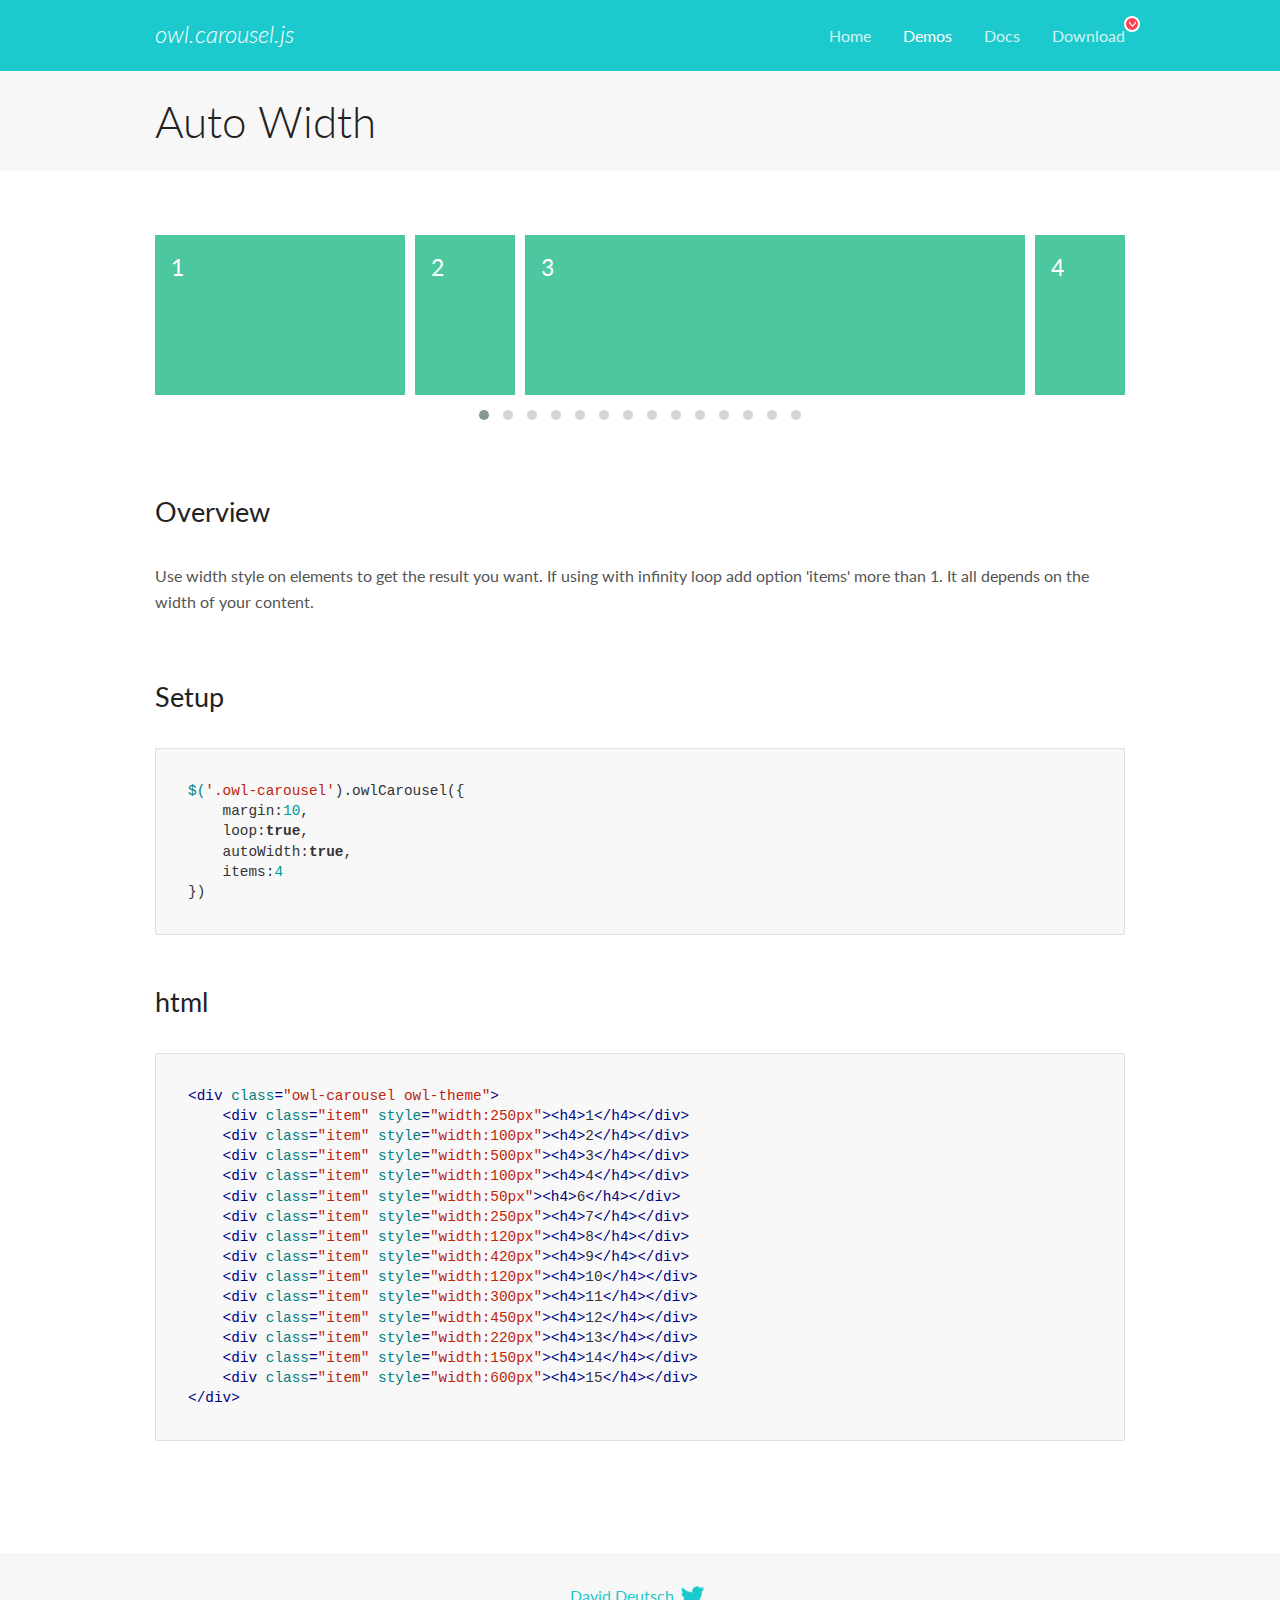
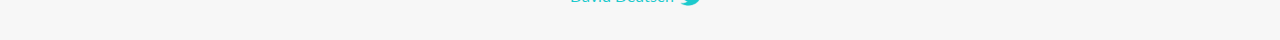
<file: OwlCarousel2-2.3.4/OwlCarousel2-2.3.4/docs/demos/autowidth.html>
<!DOCTYPE html>
<html lang="en">
  <head>

    <!-- head -->
    <meta charset="utf-8">
    <meta name="msapplication-tap-highlight" content="no" />
    <meta name="viewport" content="width=device-width, initial-scale=1.0" />
    <meta name="description" content="Auto Width">
    <meta name="author" content="David Deutsch">
    <title>
      Auto Width Demo | Owl Carousel | 2.3.4
    </title>

    <!-- Stylesheets -->
    <link href='https://fonts.googleapis.com/css?family=Lato:300,400,700,400italic,300italic' rel='stylesheet' type='text/css'>
    <link rel="stylesheet" href="../assets/css/docs.theme.min.css">

    <!-- Owl Stylesheets -->
    <link rel="stylesheet" href="../assets/owlcarousel/assets/owl.carousel.min.css">
    <link rel="stylesheet" href="../assets/owlcarousel/assets/owl.theme.default.min.css">

    <!-- HTML5 shim and Respond.js IE8 support of HTML5 elements and media queries -->

    <!--[if lt IE 9]>
      <script src="https://oss.maxcdn.com/libs/html5shiv/3.7.0/html5shiv.js"></script>
      <script src="https://oss.maxcdn.com/libs/respond.js/1.3.0/respond.min.js"></script>
    <![endif]-->

    <!-- Favicons -->
    <link rel="apple-touch-icon-precomposed" sizes="144x144" href="../assets/ico/apple-touch-icon-144-precomposed.png">
    <link rel="shortcut icon" href="../assets/ico/favicon.png">
    <link rel="shortcut icon" href="favicon.ico">

    <!-- Yeah i know js should not be in header. Its required for demos.-->

    <!-- javascript -->
    <script src="../assets/vendors/jquery.min.js"></script>
    <script src="../assets/owlcarousel/owl.carousel.js"></script>
  </head>
  <body>

    <!-- header -->
    <header class="header">
      <div class="row">
        <div class="large-12 columns">
          <div class="brand left">
            <h3>
              <a href="/OwlCarousel2/">owl.carousel.js</a> 
            </h3>
          </div>
          <a id="toggle-nav" class="right">
            <span></span> <span></span> <span></span> 
          </a> 
          <div class="nav-bar">
            <ul class="clearfix">
              <li> <a href="/OwlCarousel2/index.html">Home</a>  </li>
              <li class="active">
                <a href="/OwlCarousel2/demos/demos.html">Demos</a> 
              </li>
              <li> <a href="/OwlCarousel2/docs/started-welcome.html">Docs</a>  </li>
              <li>
                <a href="https://github.com/OwlCarousel2/OwlCarousel2/archive/2.3.4.zip">Download</a> 
                <span class="download"></span> 
              </li>
            </ul>
          </div>
        </div>
      </div>
    </header>

    <!-- title -->
    <section class="title">
      <div class="row">
        <div class="large-12 columns">
          <h1>Auto Width</h1>
        </div>
      </div>
    </section>

    <!--  Demos -->
    <section id="demos">
      <div class="row">
        <div class="large-12 columns">
          <div class="owl-carousel owl-theme">
            <div class="item" style="width:250px">
              <h4>1</h4>
            </div>
            <div class="item" style="width:100px">
              <h4>2</h4>
            </div>
            <div class="item" style="width:500px">
              <h4>3</h4>
            </div>
            <div class="item" style="width:100px">
              <h4>4</h4>
            </div>
            <div class="item" style="width:50px">
              <h4>6</h4>
            </div>
            <div class="item" style="width:250px">
              <h4>7</h4>
            </div>
            <div class="item" style="width:120px">
              <h4>8</h4>
            </div>
            <div class="item" style="width:420px">
              <h4>9</h4>
            </div>
            <div class="item" style="width:120px">
              <h4>10</h4>
            </div>
            <div class="item" style="width:300px">
              <h4>11</h4>
            </div>
            <div class="item" style="width:450px">
              <h4>12</h4>
            </div>
            <div class="item" style="width:220px">
              <h4>13</h4>
            </div>
            <div class="item" style="width:150px">
              <h4>14</h4>
            </div>
            <div class="item" style="width:600px">
              <h4>15</h4>
            </div>
          </div>
          <h3 id="overview">Overview</h3>
          <p>Use width style on elements to get the result you want. If using with infinity loop add option &#39;items&#39; more than 1. It all depends on the width of your content.</p>
          <h3 id="setup">Setup</h3>
          <pre><code>$(&#39;.owl-carousel&#39;).owlCarousel({
    margin:10,
    loop:true,
    autoWidth:true,
    items:4
})</code></pre>
          <h3 id="html">html</h3>
          <pre><code>&lt;div class=&quot;owl-carousel owl-theme&quot;&gt;
    &lt;div class=&quot;item&quot; style=&quot;width:250px&quot;&gt;&lt;h4&gt;1&lt;/h4&gt;&lt;/div&gt;
    &lt;div class=&quot;item&quot; style=&quot;width:100px&quot;&gt;&lt;h4&gt;2&lt;/h4&gt;&lt;/div&gt;
    &lt;div class=&quot;item&quot; style=&quot;width:500px&quot;&gt;&lt;h4&gt;3&lt;/h4&gt;&lt;/div&gt;
    &lt;div class=&quot;item&quot; style=&quot;width:100px&quot;&gt;&lt;h4&gt;4&lt;/h4&gt;&lt;/div&gt;
    &lt;div class=&quot;item&quot; style=&quot;width:50px&quot;&gt;&lt;h4&gt;6&lt;/h4&gt;&lt;/div&gt;
    &lt;div class=&quot;item&quot; style=&quot;width:250px&quot;&gt;&lt;h4&gt;7&lt;/h4&gt;&lt;/div&gt;
    &lt;div class=&quot;item&quot; style=&quot;width:120px&quot;&gt;&lt;h4&gt;8&lt;/h4&gt;&lt;/div&gt;
    &lt;div class=&quot;item&quot; style=&quot;width:420px&quot;&gt;&lt;h4&gt;9&lt;/h4&gt;&lt;/div&gt;
    &lt;div class=&quot;item&quot; style=&quot;width:120px&quot;&gt;&lt;h4&gt;10&lt;/h4&gt;&lt;/div&gt;
    &lt;div class=&quot;item&quot; style=&quot;width:300px&quot;&gt;&lt;h4&gt;11&lt;/h4&gt;&lt;/div&gt;
    &lt;div class=&quot;item&quot; style=&quot;width:450px&quot;&gt;&lt;h4&gt;12&lt;/h4&gt;&lt;/div&gt;
    &lt;div class=&quot;item&quot; style=&quot;width:220px&quot;&gt;&lt;h4&gt;13&lt;/h4&gt;&lt;/div&gt;
    &lt;div class=&quot;item&quot; style=&quot;width:150px&quot;&gt;&lt;h4&gt;14&lt;/h4&gt;&lt;/div&gt;
    &lt;div class=&quot;item&quot; style=&quot;width:600px&quot;&gt;&lt;h4&gt;15&lt;/h4&gt;&lt;/div&gt;
&lt;/div&gt;</code></pre>
          <script>
            $(document).ready(function() {
              $('.owl-carousel').owlCarousel({
                margin: 10,
                loop: true,
                autoWidth: true,
                items: 4
              })
            })
          </script>
        </div>
      </div>
    </section>

    <!-- footer -->
    <footer class="footer">
      <div class="row">
        <div class="large-12 columns">
          <h5>
            <a href="/OwlCarousel2/docs/support-contact.html">David Deutsch</a> 
            <a id="custom-tweet-button" href="https://twitter.com/share?url=https://github.com/OwlCarousel2/OwlCarousel2&text=Owl Carousel - This is so awesome! " target="_blank"></a> 
          </h5>
        </div>
      </div>
    </footer>

    <!-- vendors -->
    <script src="../assets/vendors/highlight.js"></script>
    <script src="../assets/js/app.js"></script>
  </body>
</html>
</file>
<file: estilo/estilo.css>
body {
    margin: 0;
    font-family: 'Muli', sans-serif;
}

header .contenedor {
    display: flex;
    justify-content: space-between;
}

header ul {
    display: flex;
}

header ul li {
    list-style: none;
    margin-right: 15px;
}

a {
    text-decoration: none;
}

.contenedor {
    max-width: 1280px;
    width: 90%;
    margin: auto;
}

header {
    background: linear-gradient(rgba(238, 82, 44, .9), rgba(249, 187, 1725, .9)), url("../imagenes/fondo.jpg");
    height: 100vh;
    background-size: cover;
}

#contenedor-titulo-flex {
    display: flex;
    justify-content: center;
    margin: 18vh 0;
    width: 100%;
    /* esto margin:18vh 0;
    es igual que 
    margin-top: 18vh;
    margin-right: 0px;
    margin-bottom: 18vh;
    margin-left: 0px;
    */
}

h1 {
    
    font-size: 50px;
    color: #fff;
    margin: 0;
}

h2 {
    font-size: 25px;
    color: #fff;
}

.contenedor-titulo {
    text-align: center;
}

.contenedor-titulo a, #acerca a, #blog a, #que-esperas a, #contacto input[type="submit"] {
    font-size: 14px;
    color: #fff;
    background:orange;
    padding: 14px 24px;
    width: 128px;
    display: inline-block;
  }


p.logo {
    color: #fff;
    font-size: 20px;
}

nav ul li a {
    color: #fff;
}


/* seccion acerca de mi */

h3 {
    text-align: center;
    font-size: 55px;
    font-weight: normal;
}

#acerca .contenedor-acerca {
    display: flex;
    justify-content: space-around;
}

#acerca .texto {
    width: 42%;
}


/* SECCION SERVICIOS */

.contenedor-servicios {
    display: flex;
    justify-content: space-around;
    flex-wrap: wrap;
    color: #fff;
}

.servicio {
    width: 24%;
    padding: 34px 30px 38px 30px;
    border-radius: 10px;
    margin-bottom: 40px;
    position: relative;
}

.servicio h4 {
    font-size: 25px;
    margin: 0;
}

.servicio p {
    margin-bottom: 20px;
    height: 194px;
}

.contenedor-servicios .naranja {
    background: linear-gradient(to top, #df8550, #f3be68);
    box-shadow: 0 12px 30px 0 rgba(214, 110, 12, 0.37);
}

.contenedor-servicios .celeste {
    background: linear-gradient(to top, #40a8f9, #5cb8ff);
    box-shadow: 0 12px 30px 0 rgba(86, 163, 222, .3);
}

.ondas {
    position: absolute;
    left: 0;
    bottom: 0;
}

.icono {
    float: right;
}
/* SECCION DE MIS TRABAJOS */
/* SECCION MIS TRABAJOS */

button.owl-prev, button.owl-next {
    font-size: 60px !important;
}

span {
    color:orange;
}

#mis-trabajos p {
  text-align: center;
color: #000;
}

#mis-trabajos a  {
    font-size: 14px;
    color: #fff;
    background:#fff; 
    width: 80%;
    display: inline-block;
}
* SECCION POR QUE TRABAJAR CONMIGO */

.contenedor-trabajar {
  display: flex;
  flex-wrap: wrap;
  justify-content: space-around;
}

#por-que-trabajar .item {
  width: 28%;
  text-align: center;
}

#por-que-trabajar ul li {
  list-style: none;
}

#por-que-trabajar ul li:nth-child(2) {
  font-weight: bold;
  font-size: 19px;
  margin-top: 5px;
  margin-bottom: 20px;
}

#por-que-trabajar ul li:nth-child(3) {
  line-height: 31px;
}

/* SECCION BLOG */

#blog {
  background: #F9FAFC;
}

#blog .contenedor-publicaciones {
  display: flex;
  justify-content: space-around;
}

#blog .publicacion {
  width: 30%;
  box-shadow: 1px 1px 14px #ccc;
}

#blog img {
    width: 100%;
}

#blog .contenido {
  background: #fff;
  padding: 20px;
}

#blog h4 {
  font-size: 23px;
  margin: 0;
  margin-bottom: 15px;
}

#blog p {
  color: #5A6169;
  line-height: 24px;
  font-size: 16px;
}

#blog a {
  width: 87px;
}

/* SECCION QUE ESPERAS */

#que-esperas {
  background: linear-gradient(rgba(238,82,44,.94), rgba(249,187,1725,.9));
  
  text-align: center;
  padding: 50px 0;
  margin-top: 40px;
}

#que-esperas h3 {
  font-size: 23px;
  color: #fff;
}

/* SECCION CONTACTO */

#contacto form {
  display: flex;
  justify-content: space-between;
  flex-wrap: wrap;
  width: 77%;
  margin: auto;
}

input[type="text"], input[type="email"] {
  width: 49%;
  margin-bottom: 15px;
  padding: 18px 0;
  border: 0;
  border-bottom: 1px solid #5cb8ff;
  font-size: 17px;
}

textarea {
  padding: 18px 0;
  border: 0;
  border-bottom: 1px solid #5cb8ff;
  font-size: 17px;
  margin-bottom: 40px;
  width: 100%;
}

#contacto input[type="submit"] {
  width: 166px;
  margin: auto;
}

.contacto-info {
  display: flex;
  justify-content: space-around;
  margin-top: 60px;
}

.contacto-info img {
  width: 28px;
  vertical-align: middle;
  margin-right: 10px;
}

footer {
  background: #2F2F2F;
  padding: 40px 0;
  text-align: center;
  margin-top: 40px;
}

footer .contenedor {
  display: flex;
  justify-content: center;
  flex-direction: column;
}

footer img {
  margin: 0 40px;
  transform: rotate(0);
  transition: 0.4s;
}

footer img:hover {
  transform: rotate(360deg);
  transition: 0.4s;
}

footer p {
  color: #fff;
  margin-top: 40px;
}

#whatsapp {
  position: fixed;
  top: 80%;
  right: 1%;
}

html {
  scroll-behavior: smooth;
}

#mis-trabajos, #acerca, #por-que-trabajar, #blog, #contacto {
  padding: 90px 0;
}

#servicios {
  padding: 70px 0;
}

.menu-icon {
  display: none;
}

@media (max-width: 800px) {

.menu-icon {
  display: block;
float: right;
width: 40px;
height: 35px;
margin-top: 15px;
}

header nav {
  position: absolute;
  top: 83px;
  left: 0;
  height: 268px;
  background: #FFA164 ;
  width: 100%;
  display: none;
}

header nav ul {
  flex-direction: column;
}

header nav ul li {
  margin-bottom: 15px;
}

h1 {
  font-size: 44px;
}

h2 {
  font-size: 19px;
}

#acerca .contenedor-acerca {
    flex-direction: column;
}

#acerca img {
  width: 100%;
}

#acerca .texto {
    width: 100%;
}

.contenedor-servicios {
    flex-direction: column;
}

.servicio {
  width: 82%;
  padding: 34px 30px 69px 30px;
}

.icono {
    margin-top: 23px;
}

h3 {
  font-size: 43px;
}

.contenedor-trabajar {
    flex-direction: column;
}

#por-que-trabajar .item {
    width: 100%;
}

.item ul {
    padding: 0;
}

#blog .contenedor-publicaciones {
    flex-direction: column;
}

#blog .publicacion {
    width: 100%;
    margin-bottom: 40px;
}

#contacto form {
    width: 100%;
    flex-direction: column;
}

input[type="text"], input[type="email"] {
    width: 100%;
}

footer img {
    margin: 0 24px;
}

}

@media (min-width: 600px) and (max-width:800px) {
  header {
    height: 70vh;
  }

  .servicio {
    width: 57%;
    padding: 34px 30px 69px 30px;
    margin: auto;
    margin-bottom: 45px;
}

#blog .publicacion {
    width: 71%;
    margin: auto;
    margin-bottom: 40px;
}

}
</file>
